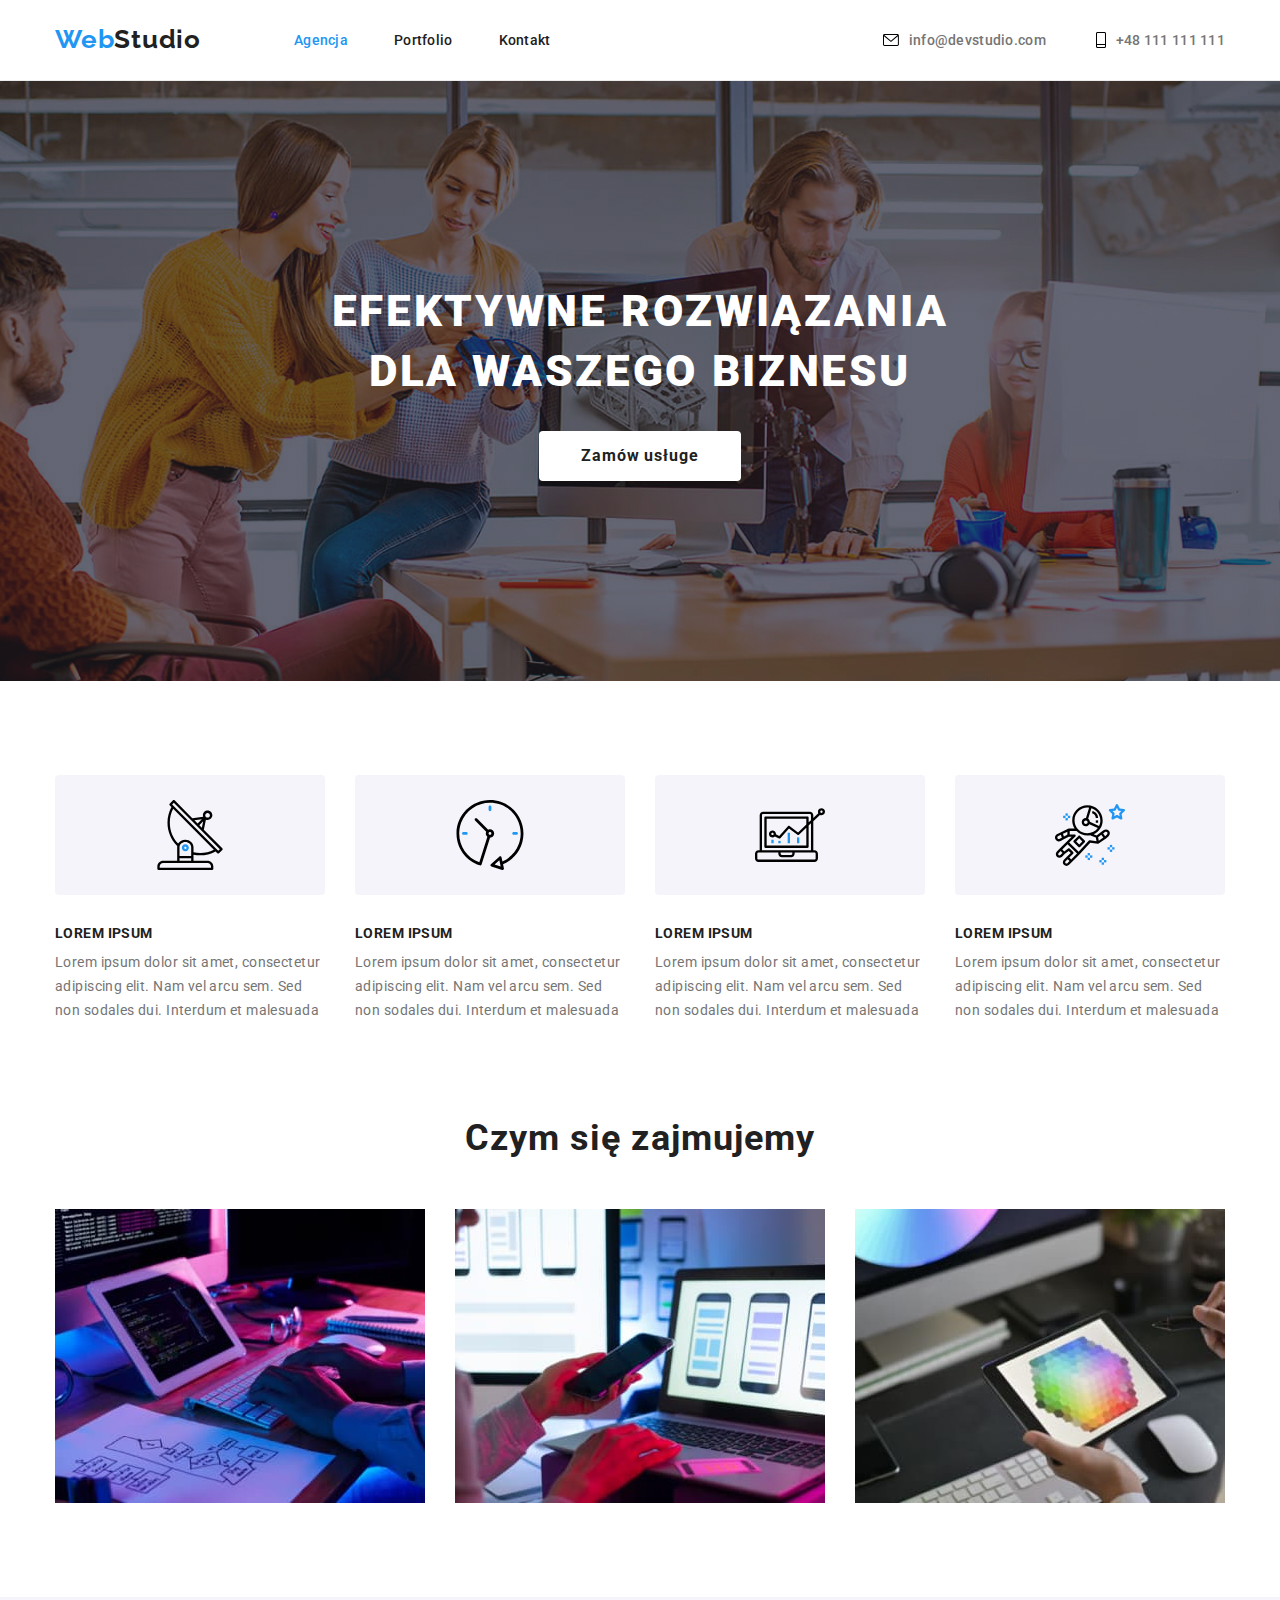
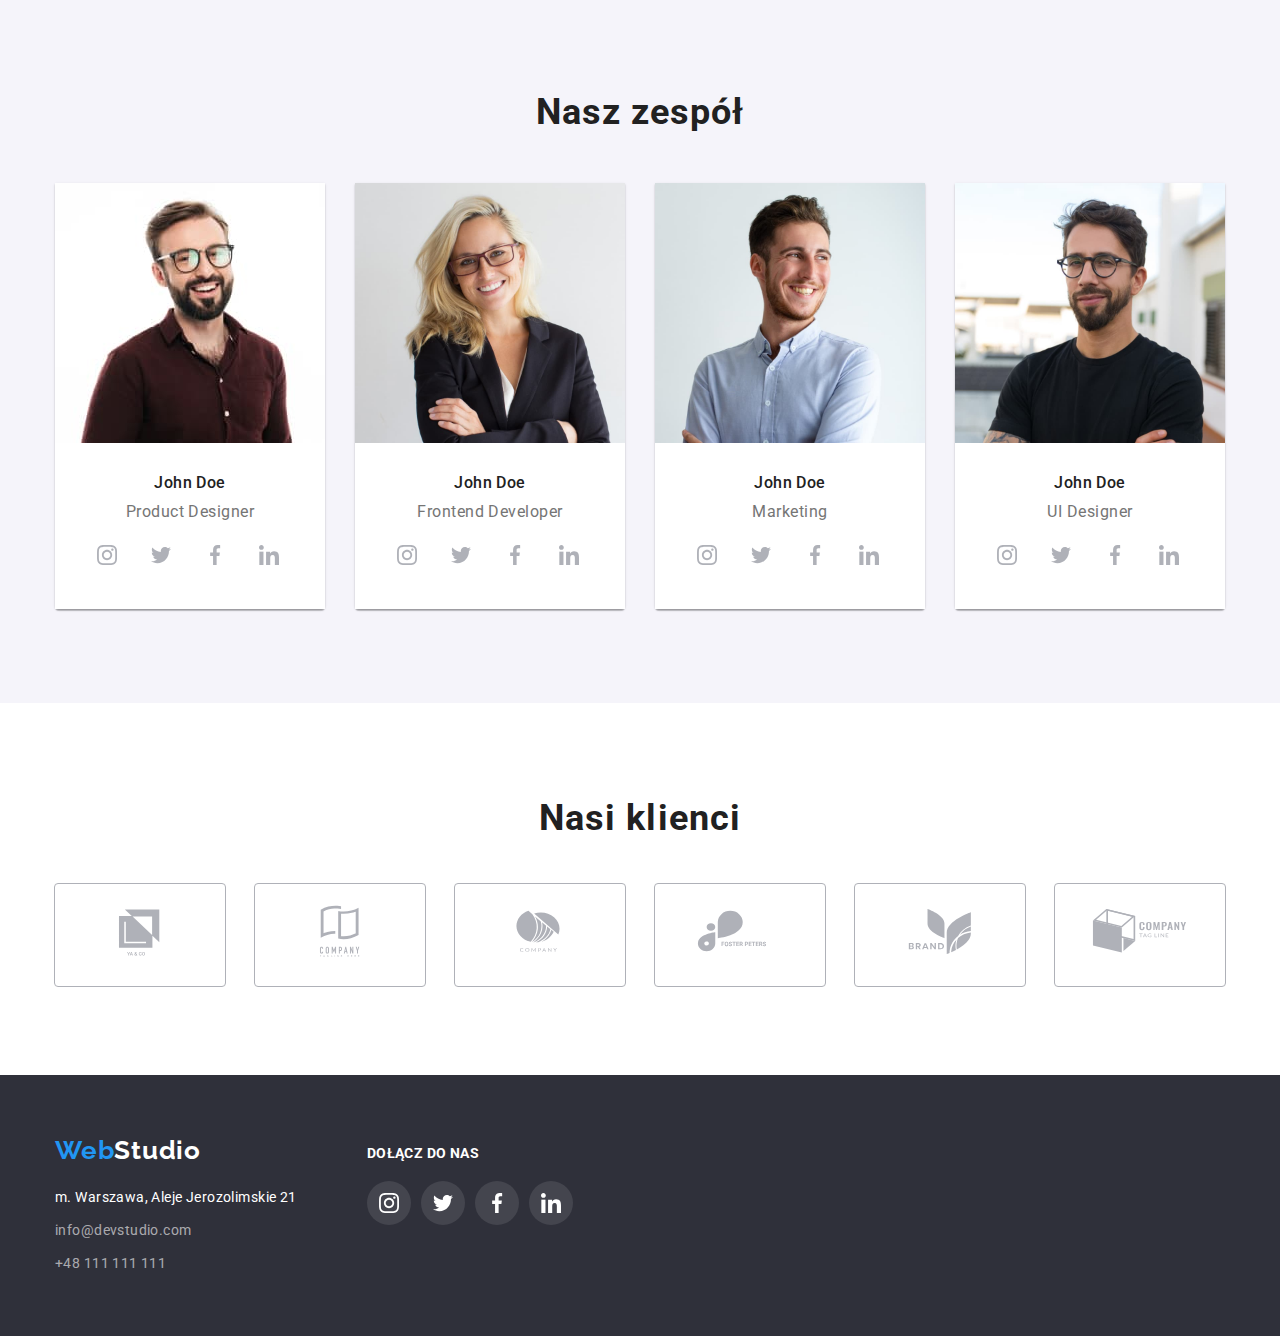
<file: index.html>
<!DOCTYPE html>
<html lang="en">

<head>
    <meta charset="UTF-8">
    <meta http-equiv="X-UA-Compatible" content="IE=edge">
    <meta name="viewport" content="width=device-width, initial-scale=1.0">
    <link rel="stylesheet" href="css/styles.css">
    <link rel="stylesheet" href="modern-normalize-main/modern-normalize.css">
    <link rel="preconnect" href="https://fonts.googleapis.com">
    <link rel="preconnect" href="https://fonts.gstatic.com" crossorigin>
    <link href="https://fonts.googleapis.com/css2?family=Raleway:wght@700&family=Roboto:wght@400;500;700;900&display=swap"
        rel="stylesheet">
    <title>html-css-homework</title>
</head>

<body>
    <header class="header">
        <div class="container">
            <div class="header-whole">
                <nav class="navigation">
                    <a class="navigation-logo" 
                    href="index.html"><span>Web</span>Studio</a>
                    <ul class="navigation-list">
                        <li class="navigation-list-piece">
                            <a class="navigation-list-item underline" 
                            href="index.html">Agencja</a>
                        </li>
                        <li class="navigation-list-piece">
                            <a class="navigation-list-item" 
                            href="portfolio.html">Portfolio</a>
                        </li>
                        <li class="navigation-list-piece">
                            <a class="navigation-list-item" 
                            href="#contact">Kontakt</a>
                        </li>
                    </ul>
                </nav>
                <a class="header-mail" 
                  href="mailto:info@devstudio.com">
                    <svg class="contact-addres-email">
                        <use href="./images/icon/symbol-defs.svg#icon-envelope"></use>
                    </svg>info@devstudio.com
                </a>
                <a class="header-phone" href="tel:+48111111111">
                    <svg class="contact-addres-phone">
                    <use class="addres-phone-icon" href="./images/icon/symbol-defs.svg#icon-smartphone"></use>
                  </svg>+48 111 111 111</a>
            </div>
        </div>
    </header>

    <main>
        <!--Hero-->
        <section class="hero">
            <div class="hero-images">
                <div class="container">
                    <div class="hero-title">
                        <h1 class="hero-title-item">EFEKTYWNE ROZWIĄZANIA <br> DLA WASZEGO BIZNESU</h1>
                          <button class="hero-button" 
                          type="button">Zamów usługe</button>
                    </div>
                </div>
            </div>
            <!--first center-->
        </section>
        <section class="first-center">
            <div class="container">
                <ul class="hero-text ">
                    <li>
                        <div>
                            <div class="center-box">
                                <svg class="center-icon">
                                    <use href="./images/icon/symbol-defs.svg#icon-antenna"></use>
                                  </svg>
                            </div>
                            <div  class="hero-text-inside">
                              <h3 class="hero-text-title">LOREM IPSUM</h3>
                            <p class="hero-text-item">Lorem ipsum dolor sit amet, consectetur adipiscing elit. Nam vel arcu sem. Sed non sodales
                             dui. Interdum et malesuada
                            </p>
                            </div>
                        </div>
                    </li>
                    <li>
                        <div>
                            <div class="center-box">
                                <svg class="center-icon">
                                    <use href="./images/icon/symbol-defs.svg#icon-clock-1"></use>
                                </svg>
                            </div>
                            <div  class="hero-text-inside">
                              <h3 class="hero-text-title">LOREM IPSUM</h3>
                            <p class="hero-text-item">Lorem ipsum dolor sit amet, consectetur adipiscing elit. Nam vel arcu sem. Sed non sodales
                             dui. Interdum et malesuada
                            </p>
                            </div>
                        </div>
                    </li>
                    <li>
                        <div>
                            <div class="center-box">
                                <svg class="center-icon">
                                    <use href="./images/icon/symbol-defs.svg#icon-diagram"></use>
                                </svg>
                            </div>
                            <div  class="hero-text-inside">
                              <h3 class="hero-text-title">LOREM IPSUM</h3>
                            <p class="hero-text-item">Lorem ipsum dolor sit amet, consectetur adipiscing elit. Nam vel arcu sem. Sed non sodales
                             dui. Interdum et malesuada
                            </p>
                            </div>
                        </div>
                    </li>
                     <li>
                         <div>
                             <div class="center-box">
                                <svg class="center-icon">
                                    <use href="./images/icon/symbol-defs.svg#icon-astronaut"></use>
                                </svg>
                             </div>
                             <div  class="hero-text-inside">
                              <h3 class="hero-text-title">LOREM IPSUM</h3>
                            <p class="hero-text-item">Lorem ipsum dolor sit amet, consectetur adipiscing elit. Nam vel arcu sem. Sed non sodales
                             dui. Interdum et malesuada
                            </p>
                            </div>
                         </div>
                    </li>
                </ul>
            </div>
          </section>
        <!--End hero-->
        <!--what we do-->
        <section class="section">
            <div class="container">
                <h2 class="text-picture-title">Czym się zajmujemy</h2>
                <div>
                    <ul class="images">
                        <li>
                            <img src="./images/pictures/main_page/what_we_do/programming_on_the_tablet.jpg" 
                            alt="programowanie na tablecie" 
                            width="370" 
                            height="294">
                        </li>
                        <li>
                            <img src="./images/pictures/main_page/what_we_do/application_development.jpg" 
                            alt="tworzenie aplikacji" 
                            width="370" 
                            height="294">
                        </li>
                        <li>
                            <img src="./images/pictures/main_page/what_we_do/color_palette_on_the_tablet.jpg" 
                            alt="paleta barw na tablecie" 
                            width="370" 
                            height="294">
                        </li>
                    </ul>
                </div>
            </div>
        </section>
        <!--end what we do-->
        <!--end first center-->
        <!--our team-->
        <section class="section-color">
            <div class="container">
                <h2 class="team-title">Nasz zespół</h2>
                <ul class="team-name-list">
                <li class="team-card">
                    <img class="team-picture" src="./images/pictures/main_page/our_team/product_designer.jpg" 
                    alt="Product Designer" 
                    width="270" 
                    height="260">
                    <div class="team-text-card">
                        <h3 class="text-team-name">John Doe</h3>
                    <p class="text-team-name-item">Product Designer</p>
                        <ul class="social-list">
                            <li class="social-list-item">
                            <a class="social-list-link" href="#">
                              <svg class="social-icon">
                              <use href="./images/icon/symbol-defs2.svg#icon-instagram">
                              </use>
                              </svg>
                            </a>
                            </li>
                            <li class="social-list-item">
                            <a class="social-list-link" href="#">
                              <svg class="social-icon">
                              <use href="./images/icon/symbol-defs2.svg#icon-twitter-1">
                              </use>
                              </svg>
                            </a>
                            </li>
                            <li class="social-list-item">
                            <a class="social-list-link" href="#">
                              <svg class="social-icon">
                              <use href="./images/icon/symbol-defs2.svg#icon-facebook-1">
                              </use>
                              </svg>
                            </a>
                            </li>
                            <li class="social-list-item">
                            <a class="social-list-link" href="#">
                              <svg class="social-icon">
                              <use href="./images/icon/symbol-defs2.svg#icon-linkedin-1">
                              </use>
                              </svg>
                          </a>
                    </div> 
                </li>
                <li>
                    <img class="team-picture" src="./images/pictures/main_page/our_team/frontend_developer.jpg" 
                    alt="Frontend Developer" 
                    width="270" 
                    height="260">
                    <div class="team-text-card">
                        <h3 class="text-team-name">John Doe</h3>
                    <p class="text-team-name-item">Frontend Developer</p>
                    <ul class="social-list">
                        <li class="social-list-item">
                          <a class="social-list-link" href="#">
                            <svg class="social-icon">
                              <use href="./images/icon/symbol-defs2.svg#icon-instagram"></use>
                            </svg>
                          </a>
                        </li>
                        <li class="social-list-item">
                          <a class="social-list-link" href="#">
                            <svg class="social-icon">
                              <use href="./images/icon/symbol-defs2.svg#icon-twitter-1"></use>
                            </svg>
                          </a>
                        </li>
                        <li class="social-list-item">
                          <a class="social-list-link" href="#">
                            <svg class="social-icon">
                              <use href="./images/icon/symbol-defs2.svg#icon-facebook-1"></use>
                            </svg>
                          </a>
                        </li>
                        <li class="social-list-item">
                        <a class="social-list-link" href="#">
                            <svg class="social-icon">
                              <use href="./images/icon/symbol-defs2.svg#icon-linkedin-1"></use>
                            </svg>
                        </a>
                    </div>
                    
                </li>
                <li>
                    <img class="team-picture" src="./images/pictures/main_page/our_team/marketing.jpg" 
                    alt="Marketing" 
                    width="270" 
                    height="260">
                    <div class="team-text-card">
                        <h3 class="text-team-name">John Doe</h3>
                    <p class="text-team-name-item">Marketing</p>
                    <ul class="social-list">
                        <li class="social-list-item">
                          <a class="social-list-link" href="#">
                            <svg class="social-icon">
                              <use href="./images/icon/symbol-defs2.svg#icon-instagram"></use>
                            </svg>
                          </a>
                        </li>
                        <li class="social-list-item">
                          <a class="social-list-link" href="#">
                            <svg class="social-icon">
                              <use href="./images/icon/symbol-defs2.svg#icon-twitter-1"></use>
                            </svg>
                          </a>
                        </li>
                        <li class="social-list-item">
                          <a class="social-list-link" href="#">
                            <svg class="social-icon">
                              <use href="./images/icon/symbol-defs2.svg#icon-facebook-1"></use>
                            </svg>
                          </a>
                        </li>
                        <li class="social-list-item">
                          <a class="social-list-link" href="#">
                            <svg class="social-icon">
                              <use href="./images/icon/symbol-defs2.svg#icon-linkedin-1"></use>
                            </svg>
                        </a>
                    </div>
                    
                </li>
                <li>
                    <img class="team-picture" src="./images/pictures/main_page/our_team/ul_designer.jpg" 
                    alt="UI Designer" 
                    width="270" 
                    height="260">
                    <div class="team-text-card">
                        <h3 class="text-team-name">John Doe</h3>
                    <p class="text-team-name-item">UI Designer</p>
                    <ul class="social-list">
                        <li class="social-list-item">
                          <a class="social-list-link" href="#">
                            <svg class="social-icon">
                              <use href="./images/icon/symbol-defs2.svg#icon-instagram">
                              </use>
                              </svg>
                          </a>
                        </li>
                        <li class="social-list-item">
                          <a class="social-list-link" href="#">
                            <svg class="social-icon">
                              <use href="./images/icon/symbol-defs2.svg#icon-twitter-1"></use>
                            </svg>
                          </a>
                        </li>
                        <li class="social-list-item">
                          <a class="social-list-link" href="#">
                            <svg class="social-icon">
                              <use href="./images/icon/symbol-defs2.svg#icon-facebook-1"></use>
                            </svg>
                          </a>
                        </li>
                        <li class="social-list-item">
                          <a class="social-list-link" href="#">
                            <svg class="social-icon">
                              <use href="./images/icon/symbol-defs2.svg#icon-linkedin-1"></use>
                            </svg>
                        </a>
                    </div>
                    
                </li>
            </ul>
            </div>       
        </section>
        <!--end - our team-->
        <!--our clients-->
        <section class="clients section">
            <div class="container">
              <h2 class="clients">Nasi klienci</h2>
              <ul class="clients-list">
                <li class="clients-list-item">
                  <a class="clients-list-item-link" href="#">
                    <svg class="clients-logo">
                      <use href="./images/icon/symbol-defs.svg#icon-Logo_1"></use>
                    </svg>
                  </a>
                </li>
                <li class="clients-list-item">
                  <a class="clients-list-item-link" href="#">
                    <svg class="clients-logo">
                      <use href="./images/icon/symbol-defs.svg#icon-Logo_2"></use>
                    </svg>
                  </a>
                </li>
                <li class="clients-list-item">
                  <a class="clients-list-item-link" href="#">
                    <svg class="clients-logo">
                      <use href="./images/icon/symbol-defs.svg#icon-Logo_3"></use>
                    </svg>
                  </a>
                </li>
                <li class="clients-list-item">
                  <a class="clients-list-item-link" href="#">
                    <svg class="clients-logo">
                      <use href="./images/icon/symbol-defs.svg#icon-Logo_4"></use>
                    </svg>
                  </a>
                </li>
                <li class="clients-list-item">
                  <a class="clients-list-item-link" href="#">
                    <svg class="clients-logo">
                      <use href="./images/icon/symbol-defs.svg#icon-Logo_5"></use>
                    </svg>
                  </a>
                </li>
                <li class="clients-list-item">
                  <a class="clients-list-item-link" href="#">
                    <svg class="clients-logo">
                      <use href="./images/icon/symbol-defs.svg#icon-Logo_6"></use>
                    </svg>
                  </a>
                </li>
              </ul>
            </div>
        </section>
        <!--end - Our clients-->
    </main>
    <footer class="footer-color">
      <section class="container">
        <address  class="footer-adress" id="contact"> 
                <div class="address-data">
                  <ul class="address-data">
                    <li>
                      <a class="footer-logo" href="index.html"><span>Web</span>Studio</a>
                      <ul class="footer-adress-list">
                        <li>
                            <a class="footer-font-map" 
                            href="https://goo.gl/maps/jRFw295LouVdyQgNA" 
                            target="blank">m. Warszawa, Aleje Jerozolimskie 21</a>
                        </li>
                        <li>
                            <a class="footer-font-mail" 
                            href="mailto:info@devstudio.com">info@devstudio.com</a>
                        </li>
                        <li>
                            <a class="footer-font-phone" 
                            href="tel:+48111111111">+48 111 111 111</a>
                        </li>
                      </ul>
                    </li>
                    <li class="footer-right-side">
                      <p class="footer-text-join">DOŁĄCZ DO NAS</p>
                      <ul class="footer-social-list">
                        <li class="footer-social-list-icon">
                          <a class="footer-social-list-item" href="#">
                            <svg class="footer-social-icon">
                              <use href="./images/icon/symbol-defs2.svg#icon-instagram">
                              </use>
                            </svg>
                          </a>
                        </li>
                        <li class="footer-social-list-icon">
                          <a class="footer-social-list-item" href="#">
                            <svg class="footer-social-icon">
                              <use href="./images/icon/symbol-defs2.svg#icon-twitter-1">
                              </use>
                            </svg>
                          </a>
                        </li>
                        <li class="footer-social-list-icon">
                          <a class="footer-social-list-item" href="#">
                            <svg class="footer-social-icon">
                              <use href="./images/icon/symbol-defs2.svg#icon-facebook-1">
                              </use>
                            </svg>
                          </a>
                        </li>
                        <li class="footer-social-list-icon">
                          <a class="footer-social-list-item" href="#">
                            <svg class="footer-social-icon">
                              <use href="./images/icon/symbol-defs2.svg#icon-linkedin-1">
                              </use>
                            </svg>
                          </a>
                        </li>
                      </ul>
                    </li>
                  </ul>
                </div>
        </address>
      </section>
    </footer>
</body>
</html>
</file>
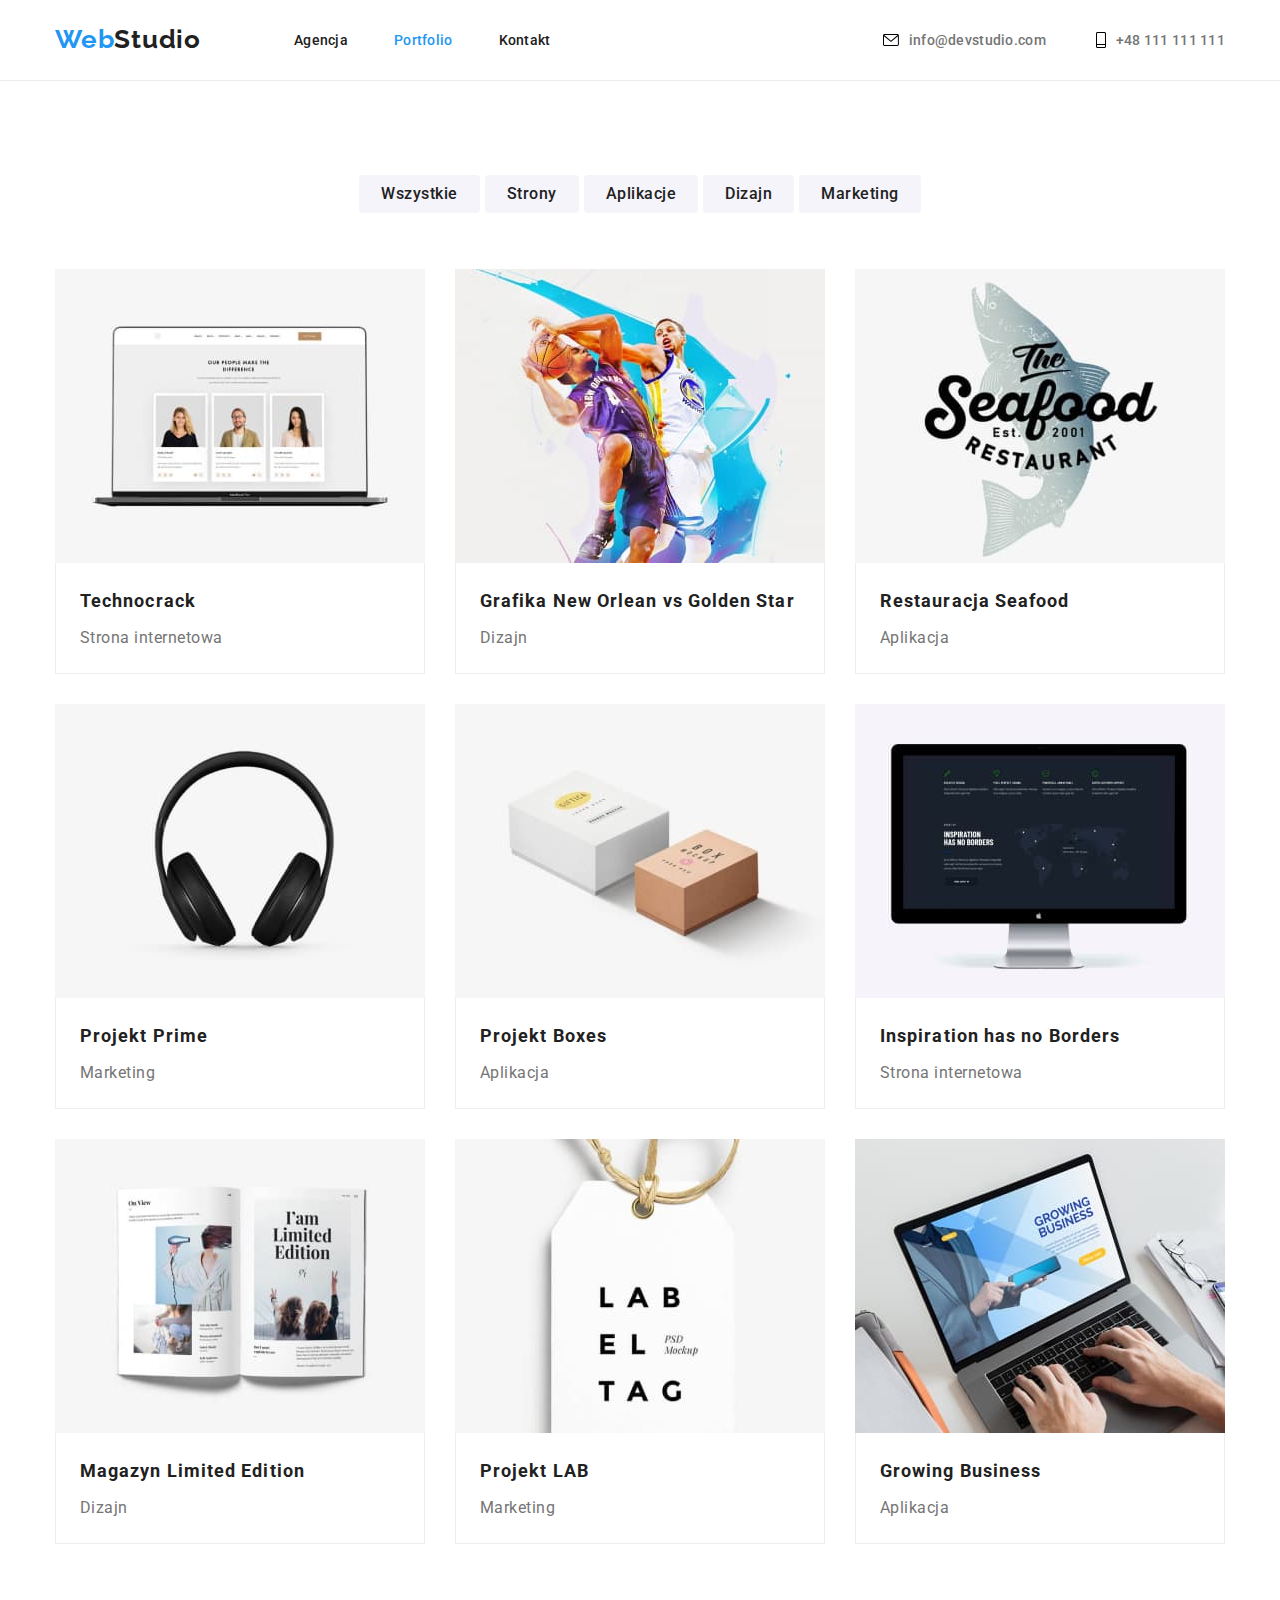
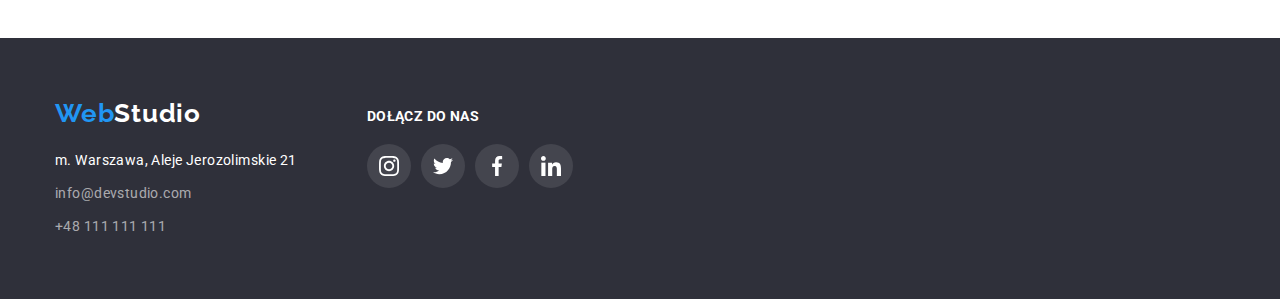
<file: portfolio.html>
<!DOCTYPE html>
<html lang="en">

<head>
    <meta charset="UTF-8">
    <meta http-equiv="X-UA-Compatible" content="IE=edge">
    <meta name="viewport" content="width=device-width, initial-scale=1.0">
    <link rel="stylesheet" href="css/styles.css">
    <link rel="stylesheet" href="modern-normalize-main/modern-normalize.css">
    <link rel="preconnect" href="https://fonts.googleapis.com">
    <link rel="preconnect" href="https://fonts.gstatic.com" crossorigin>
    <link href="https://fonts.googleapis.com/css2?family=Raleway:wght@700&family=Roboto:wght@400;500;700;900&display=swap"
        rel="stylesheet">
    <title>Portfolio</title>
</head>

<body>
    <header class="header">
        <div class="container">
            <div class="header-whole">
                <nav class="navigation">
                    <a class="navigation-logo" 
                    href="index.html"><span>Web</span>Studio</a>
                    <ul class="navigation-list">
                        <li class="navigation-list-piece">
                            <a class="navigation-list-item" 
                            href="index.html">Agencja</a>
                        </li>
                        <li class="navigation-list-piece">
                            <a class="navigation-list-item underline" 
                            href="portfolio.html">Portfolio</a>
                        </li>
                        <li class="navigation-list-piece">
                            <a class="navigation-list-item" 
                            href="#contact">Kontakt</a>
                        </li>
                    </ul>
                </nav>
                <a class="header-mail" 
                  href="mailto:info@devstudio.com">
                    <svg class="contact-addres-email">
                        <use href="./images/icon/symbol-defs.svg#icon-envelope"></use>
                    </svg>info@devstudio.com
                </a>
                <a class="header-phone" href="tel:+48111111111">
                    <svg class="contact-addres-phone">
                    <use href="./images/icon/symbol-defs.svg#icon-smartphone"></use>
                  </svg>+48 111 111 111</a>
            </div>
        </div>
    </header>
    <main>
        <!--page filter-->
        <section class="container">
            <div class="section-button">
                <ul class="list-button">
                    <li>
                        <button class="button-selection" type="button">Wszystkie</button>
                        <button class="button-selection" type="button">Strony</button>
                        <button class="button-selection" type="button">Aplikacje</button>
                        <button class="button-selection" type="button">Dizajn</button>
                        <button class="button-selection" type="button">Marketing</button>
                    </li>
                </ul>
            </div>
        </section>
        <!--End page filter-->
        <!--what we do-->
        <section class="container">
            <div class="pictures-list">
                <ul class="activities">
                    <li class="activities-item">
                        <img class="activities-pictures" src="./images/pictures/portfolio/activities/laptop.jpg" 
                        alt="laptop" 
                        width="370" 
                        height="294">
                        <div class="activities-signature">
                            <h3 class="activities-title">Technocrack</h3>
                            <p class="activities-services">Strona internetowa</p>
                        </div>
                    </li>
                    <li class="activities-item">
                        <img class="activities-pictures" src="./images/pictures/portfolio/activities/clash_of_basketball_players.jpg" 
                        alt="clash of basketball players" 
                        width="370"
                        height="294">
                        <div class="activities-signature">
                            <h3 class="activities-title">Grafika New Orlean vs Golden Star</h3>
                            <p class="activities-services">Dizajn</p>
                        </div>
                    </li>
                    <li class="activities-item">
                        <img class="activities-pictures" src="./images/pictures/portfolio/activities/seafood_restaurant_logo.jpg" 
                        alt="seafood restaurant logo" 
                        width="370"
                        height="294">
                        <div class="activities-signature">
                            <h3 class="activities-title">Restauracja Seafood</h3>
                            <p class="activities-services">Aplikacja</p>
                        </div>
                    </li>
                    <li class="activities-item">
                        <img class="activities-pictures" src="./images/pictures/portfolio/activities/black_headset.jpg" 
                        alt="black headset" 
                        width="370" 
                        height="294">
                        <div class="activities-signature">
                            <h3 class="activities-title">Projekt Prime</h3>
                            <p class="activities-services">Marketing</p>
                        </div>
                    </li>
                    <li class="activities-item">
                        <img class="activities-pictures" src="./images/pictures/portfolio/activities/two_boxes.jpg" 
                        alt="two boxes" 
                        width="370" 
                        height="294">
                        <div class="activities-signature"> 
                            <h3 class="activities-title">Projekt Boxes</h3>
                            <p class="activities-services">Aplikacja</p>
                        </div>
                    </li>
                    <li class="activities-item">
                        <img class="activities-pictures" src="./images/pictures/portfolio/activities/monitor_with_text.jpg" 
                        alt="monitor with text" 
                        width="370" 
                        height="294">
                        <div class="activities-signature"> 
                            <h3 class="activities-title">Inspiration has no Borders</h3>
                            <p class="activities-services">Strona internetowa</p>
                        </div>
                    </li>
                    <li class="activities-item">
                        <img class="activities-pictures" src="./images/pictures/portfolio/activities/magazine.jpg" 
                        alt="advertising magazine" 
                        width="370" 
                        height="294">
                        <div class="activities-signature"> 
                            <h3 class="activities-title">Magazyn Limited Edition</h3>
                            <p class="activities-services">Dizajn</p>
                        </div>
                    </li>
                    <li class="activities-item">
                        <img class="activities-pictures" src="./images/pictures/portfolio/activities/white_label.jpg" 
                        alt="white label" 
                        width="370" 
                        height="294">
                        <div class="activities-signature"> 
                            <h3 class="activities-title">Projekt LAB</h3>
                            <p class="activities-services">Marketing</p>
                        </div>
                    </li>
                    <li class="activities-item">
                        <img class="activities-pictures" src="./images/pictures/portfolio/activities/writing_on_a_laptop.jpg" 
                        alt="writing on a laptop" 
                        width="370" 
                        height="294">
                        <div class="activities-signature"> 
                            <h3 class="activities-title">Growing Business</h3>
                            <p class="activities-services">Aplikacja</p>
                        </div>
                    </li>
                </ul>
            </div>
        </section>
        <!--end - what we do-->
    </main>
    <footer class="footer-color">
        <section class="container">
          <address  class="footer-adress" id="contact"> 
                  <div class="address-data">
                    <ul class="address-data">
                      <li>
                        <a class="footer-logo" href="index.html"><span>Web</span>Studio</a>
                        <ul class="footer-adress-list">
                          <li>
                              <a class="footer-font-map" 
                              href="https://goo.gl/maps/jRFw295LouVdyQgNA" 
                              target="_blank">m. Warszawa, Aleje Jerozolimskie 21</a>
                          </li>
                          <li>
                              <a class="footer-font-mail" 
                              href="mailto:info@devstudio.com">info@devstudio.com</a>
                          </li>
                          <li>
                              <a class="footer-font-phone" 
                              href="tel:+48111111111">+48 111 111 111</a>
                          </li>
                        </ul>
                      </li>
                      <li class="footer-right-side">
                        <p class="footer-text-join">DOŁĄCZ DO NAS</p>
                        <ul class="footer-social-list">
                          <li class="footer-social-list-icon">
                            <a class="footer-social-list-item" href="#">
                              <svg class="footer-social-icon">
                                <use href="./images/icon/symbol-defs2.svg#icon-instagram">
                                </use>
                              </svg>
                            </a>
                          </li>
                          <li class="footer-social-list-icon">
                            <a class="footer-social-list-item" href="#">
                              <svg class="footer-social-icon">
                                <use href="./images/icon/symbol-defs2.svg#icon-twitter-1">
                                </use>
                              </svg>
                            </a>
                          </li>
                          <li class="footer-social-list-icon">
                            <a class="footer-social-list-item" href="#">
                              <svg class="footer-social-icon">
                                <use href="./images/icon/symbol-defs2.svg#icon-facebook-1">
                                </use>
                              </svg>
                            </a>
                          </li>
                          <li class="footer-social-list-icon">
                            <a class="footer-social-list-item" href="#">
                              <svg class="footer-social-icon">
                                <use href="./images/icon/symbol-defs2.svg#icon-linkedin-1">
                                </use>
                              </svg>
                            </a>
                          </li>
                        </ul>
                      </li>
                    </ul>
                  </div>
          </address>
        </section>
      </footer>
</body>
</html>
</file>
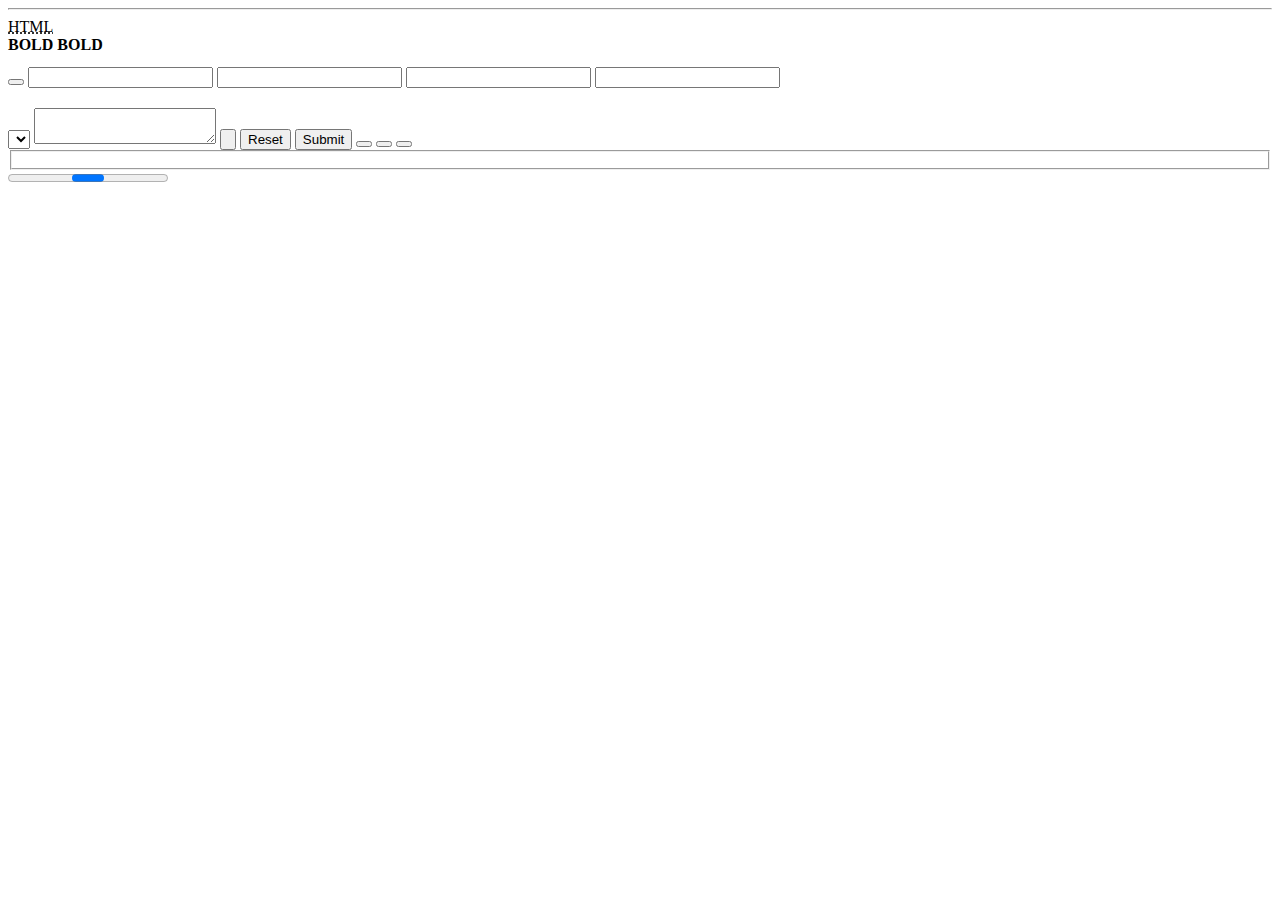
<file: modern-normalize-main/test/page/without-css.html>
<html>
	<body>
		<hr data-test--hr />
		<abbr data-test--abbr title="HyperText Markup Language">HTML</abbr>
		<div style="font-weight: 700">
			<b data-test--bold>BOLD</b>
			<strong data-test--bold>BOLD</strong>
		</div>
		<code data-test--code></code>
		<kbd data-test--code></kbd>
		<samp data-test--code></samp>
		<pre data-test--code></pre>
		<small data-test--small></small>
		<sub data-test--subsup></sub>
		<sup data-test--subsup></sup>
		<div style="font-family: MYCUSTOMFONT">
			<button data-test--forms-1></button>
			<input data-test--forms-1>
			<input data-test--forms-1 type="text">
			<input data-test--forms-1 type="number">
			<input data-test--forms-1 type="search">
			<optgroup data-test--forms-1></optgroup>
			<select data-test--forms-1></select>
			<textarea data-test--forms-1></textarea>
			<input data-test--forms-1 type="button">
			<input data-test--forms-1 type="reset">
			<input data-test--forms-1 type="submit">
			<button data-test--forms-1 type="button"></button>
			<button data-test--forms-1 type="reset"></button>
			<button data-test--forms-1 type="submit"></button>
			<fieldset data-test--forms-2></fieldset>
			<legend data-test--forms-2></legend>
			<progress data-test--forms-2></progress>
		</div>
		<summary data-test--interactive></summary>
	</body>
</html>
</file>
<file: css/styles.css>
:root {
  --main-font: "Roboto", sans-serif;
  --second-font: "Raleway", sans-serif;
  --first-font-weight: 400;
  --second-font-weight: 500;
  --third-font-weight: 700;
  --fourth-font-weight: 900;
  --main-color-text: #212121;
  --secod-color-text: #2196f3;
  --third-color-text: #757575;
  --fourth-color-text: #ffffff;
  --fifth-color-text: rgba(255, 255, 255, 0.6);
}
ul {
list-style-type: none;
}
    
a {
text-decoration: none;
}
span{
color:#2196F3;
}
body:visited{
color: none;
}

body {
  font-family: var(--main-font);
  color: var(--main-color-text);
}
h1,
h2,
h3,
h4,
h5,
h6 {
  margin: 0;
  padding: 0;
}
ul,
ol {
  margin: 0;
  padding: 0;
}
p {
  margin: 0;
  padding: 0;
}

img {
  display: block;
}
.container {
  width: 1200px;
  padding: 0 15px;
  align-items: center;
  margin: 0 auto;
}
.section {
  margin-right: auto;
  margin-left: auto;
  padding: 94px 0 0;
}
/*--header--*/
/*--navigation--*/
.header,
.header-whole,
.hero-text,
.navigation {
  display: flex;
}
.header {
  margin-left: auto;
  margin-right: auto;
  background: var(--fourth-color-text);
  border-bottom: 1px solid #ececec;
}
.navigation-list {
  display: flex;
  align-items: center;
}
.navigation-list-piece:not(:last-child) {
  margin-right: 46px;
}
.header-whole {
  align-items: center;
  margin: 0 auto;
}

.navigation-logo {
  margin-top: 24px;
  margin-bottom: 25px;
  margin-right: 93px;
  font-family: var(--second-font);
  font-weight: var(--third-font-weight);
  font-size: 26px;
  line-height: 1.192;
  letter-spacing: 0.03em;
  color: var(--main-color-text);
}
.navigation-list-item {
  text-align: center;
  font-family: var(--main-font);
  font-weight: var(--second-font-weight);
  font-size: 14px;
  line-height: 1.143;
  letter-spacing: 0.02em;
  color: var(--main-color-text);
}
.navigation-list a:hover,
.navigation-list a:focus{
  color: var(--secod-color-text);
}

.navigation-list-item:hover,
.navigation-logo:hover,
.navigation-list-item:focus,
.navigation-logo:focus,
.navigation-list-item:active,
.navigation-logo:active{
  color: var(--secod-color-text);
}

.underline{
  position: relative;
  color: var(--secod-color-text);
  margin-bottom: 32px;
}

/*--end navigation--*/
.header-mail {
  margin-left: auto;
}
.header-phone {
  margin-left: 50px;
}
.header-phone,
.header-mail {
  display: flex;
  justify-content: center;
  align-items: center;
  font-family: var(--main-font);
  font-weight: var(--second-font-weight);
  font-size: 14px;
  line-height: 1.143;
  letter-spacing: 0.02em;
  color: var(--third-color-text);
}
.header-mail:hover,
.header-mail:focus {
  fill: var(--secod-color-text);
  color: var(--secod-color-text);
}
.header-phone:hover,
.header-phone:focus {
  fill: var(--secod-color-text);
  color: var(--secod-color-text);
}
.contact-addres-phone {

  width: 10px;
  height: 16px;
  margin-right: 10px;
}
.contact-addres-email {
  width: 16px;
  height: 12px;
  margin-right: 10px;
}
/*--end header--*/
/*--hero--*/
.hero {
  background-color: var(--accent-background);
  text-align: center;
  padding-top: 200px;
  padding-bottom: 200px;
  background-image: linear-gradient(
      rgba(47, 48, 58, 0.4),
      rgba(47, 48, 58, 0.4)
    ),
    url("../images/pictures/main_page/hero/main_picture.jpg");
  background-size: auto, cover;
  background-repeat: no-repeat;
  background-position: center;
  max-width: 1600px;
  margin: 0 auto;
}

.hero .hero-title {
  flex-direction: column;
}

.hero-title-item {
  box-sizing: content-box;
  margin-left: auto;
  margin-right: auto;
  font-family: var(--main-font);
  text-align: center;
  letter-spacing: 0.06em;
  text-transform: uppercase;
  font-weight: var(--fourth-font-weight);
  font-size: 44px;
  line-height: 1.364;
  color: var(--fourth-color-text);
  padding-bottom: 30px;
}
.hero-button {
  padding: 10px 42px;
  font-family: var(--main-font);
  font-weight: var(--third-font-weight);
  font-size: 16px;
  line-height: 1.875;
  text-align: center;
  letter-spacing: 0.06em;
  background: var(--fourth-color-text);
  color: var(--main-color-text);
  box-shadow: 0px 4px 4px rgba(0, 0, 0, 0.15);
  border: none;
  border-radius: 4px;
}
.button-item {
  padding-top: 30px;
  text-align: center;
}
.hero-button:hover,
.hero-button:focus {
  cursor: pointer;
  background: var(--secod-color-text);
  color: var(--fourth-color-text);
}
/* <!--first center--> */
.first-center {
  padding-top: 94px;
}
.hero-text-title {
  font-family: var(--main-font);
  font-weight: var(--third-font-weight);
  font-size: 14px;
  line-height: 1.143;
  letter-spacing: 0.03em;
}
.hero-text-item {
  max-width: 270px;
  max-height: 75px;
  margin-top: 10px;
  font-family: var(--main-font);
  font-weight: var(--first-font-weight);
  font-size: 14px;
  line-height: 1.714;
  letter-spacing: 0.03em;
  color: var(--third-color-text);
}
.hero-text li:not(:last-child) {
  margin-right: 30px;
}
.center-box {
  display: flex;
  width: 270px;
  height: 120px;
  align-items: center;
  justify-content: center;
  background-color: #f5f4fa;
  border-radius: 4px;
}
.center-icon {
  display: flex;
  width: 70px;
  height: 70px;
}
.hero-text-inside {
  padding-top: 30px;
}

.center-icon:hover,
.center-icon:focus {
  fill: var(--secod-color-text);
}
/*-- end hero--*/

/*-- what we do--*/
.text-picture-title {
  font-family: var(--main-font);
  font-weight: var(--third-font-weight);
  font-size: 36px;
  line-height: 1.167;
  text-align: center;
  letter-spacing: 0.03em;
}
.images {
  display: flex;
  padding-top: 50px;
  padding-bottom: 94px;
}
.images li:not(:last-child) {
  margin-right: 30px;
}

/*-- end what we do--*/

/* <!--first center--> */

/*-- Our team--*/
.team-title {
  font-family: var(--main-font);
  font-weight: var(--third-font-weight);
  padding-bottom: 50px;
  font-size: 36px;
  line-height: 1.167;
  text-align: center;
  letter-spacing: 0.03em;
}
.text-team-name {
  font-family: var(--main-font);
  font-weight: var(--second-font-weight);
  font-size: 16px;
  line-height: 1.1875;
  text-align: center;
  letter-spacing: 0.03em;
  padding-top: 30px;
  padding-bottom: 10px;
}
.text-team-name-item {
  font-family: var(--main-font);
  font-weight: var(--first-font-weight);
  font-size: 16px;
  line-height: 1.1875;
  text-align: center;
  color: var(--third-color-text);
  letter-spacing: 0.03em;
}
.section-color {
  background: #f5f4fa;
  padding: 94px 0 94px;
}
.team-name-list {
  display: flex;
}
.team-text-card {
  background-color: #ffffff;
}
.social-list {
  display: flex;
  padding: 12px 32px 32px 30px;
}
.social-list-item:not(:last-child) {
  padding-right: 10px;
}

.social-icon {
  display: block;
  width: 20px;
  height: 20px;
}
.social-list-link {
  display: flex;
  width: 44px;
  height: 44px;
  fill: #afb1b8;
  border-radius: 50%;
  align-items: center;
  justify-content: center;
}
.social-list-link:hover,
.social-list-link:focus {
  fill: var(--fourth-color-text);
  background-color: #2196f3;
}
.team-name-list > li {
  box-sizing: border-box;
  align-items: center;
  margin: 0 auto;
  box-shadow: 0px 1px 3px rgba(0, 0, 0, 0.12), 0px 1px 1px rgba(0, 0, 0, 0.14),
    0px 2px 1px rgba(0, 0, 0, 0.2);
  border-radius: 0px 0px 4px 4px;
  background: var(--fourth-color-text);
}
.team-name-list > li:not(:last-child) {
  margin-right: 30px;
}
/*-- end Our team--*/
/*--Our clients--*/
.clients {
  font-family: var(--main-font);
  font-weight: var(--third-font-weight);
  font-size: 36px;
  line-height: 1.167;
  text-align: center;
  letter-spacing: 0.03em;
}
.clients-logo {
  width: 106px;
  height: 60px;
}
.clients-list-item {
  /* border: 1px solid #afb1b8; */
  box-sizing: border-box;
  border-radius: 4px;
  width: 170px;
  height: 92px;
  display: flex;
  align-items: center;
  justify-content: center;
}
.clients-list {
  display: flex;
  padding: 50px 0px 94px 0px;
}
.clients-list > li:not(:last-child) {
  margin-right: 30px;
}
.clients-list-item-link {
  justify-content: center;
  align-items: center;
  border: 1px solid #afb1b8;
  border-radius: 4px;
  fill: #afb1b8;
  padding: 18px 32px 14.25px;
}

.clients-list-item-link:focus,
.clients-list-item-link:hover {
  border: 1px solid var(--secod-color-text);
  fill: var(--secod-color-text);
  color: var(--secod-color-text);
  border-color: var(--secod-color-text);
}
/*--Our clients--*/

/*-- footer--*/
.footer-color {
  background: #2f303a;
}
.address-data {
  display: flex;
}
.footer-logo {
  font-family: var(--second-font);
  font-weight: var(--third-font-weight);
  font-size: 26px;
  font-style: normal;
  line-height: 1.192;
  color: var(--fourth-color-text);
  letter-spacing: 0.03em;
}
.footer-adress-list {
  margin-top: 20px;
}
.footer-adress-list li:not(:first-child) {
  margin-top: 9px;
}
.footer-font-map {
  font-family: var(--main-font);
  font-weight: var(--first-font-weight);
  font-size: 14px;
  font-style: normal;
  line-height: 1.714;
  color: var(--fourth-color-text);
  letter-spacing: 0.03em;
}
.footer-font-mail,
.footer-font-phone {
  font-family: var(--main-font);
  font-weight: var(--first-font-weight);
  font-size: 14px;
  font-style: normal;
  line-height: 1.714;
  color: var(--fifth-color-text);
  letter-spacing: 0.03em;
}
.footer-social-list {
  display: flex;
}
.footer-social-icon {
  display: block;
  width: 20px;
  height: 20px;
}
.footer-social-list-item {
  display: flex;
  width: 44px;
  height: 44px;
  fill: #ffffff;
  background-color: rgba(255, 255, 255, 0.1);
  border-radius: 50%;
  align-items: center;
  justify-content: center;
}
.footer-social-list-icon:not(:last-child) {
  padding-right: 10px;
}
.footer-social-list-item:hover,
.footer-social-list-item:focus {
  cursor: pointer;
  fill: var(--fourth-color-text);
  background-color: #2196f3;
}
.footer-font-map:hover,
.footer-font-mail:hover,
.footer-font-phone:hover,
.footer-logo:hover {
  cursor: pointer;
  color: var(--secod-color-text);
}
.footer-right-side {
  padding-left: 70px;
  padding-top: 10px;
}
.footer-adress {
  padding-top: 60px;
  padding-bottom: 60px;
}
.footer-text-join {
  padding-bottom: 20px;
  font-family: var(--main-font);
  font-style: normal;
  font-weight: var(--third-font-weight);
  font-size: 14px;
  line-height: 1.143;
  color: var(--fourth-color-text);
  letter-spacing: 0.03em;
  text-transform: uppercase;
}

/*-- end footer--*/

/*portfolio*/

/*--page filter--*/

.button-selection {
  font-family: var(--main-font);
  font-weight: var(--second-font-weight);
  font-size: 16px;
  line-height: 1.625;
  text-align: center;
  letter-spacing: 0.03em;
  padding: 6px 22px;
  background: #f5f4fa;
  color: var(--main-color-text);
  border: none;
  border-radius: 4px;
  cursor: pointer;
}
.button-selection:hover,
.button-selection:focus {
  cursor: pointer;
  background: var(--secod-color-text);
  color: var(--fourth-color-text);
  box-shadow: 0px 3px 1px rgba(0, 0, 0, 0.1), 0px 1px 2px rgba(0, 0, 0, 0.08),
    0px 2px 2px rgba(0, 0, 0, 0.12);
  border-radius: 4px;
}
.list-button {
  display: flex;
  margin: 94px auto 56px;
}
.section-button {
  display: flex;
}
.section-button li:not(:last-child) {
  margin-right: 8px;
}

/*--end page filter--*/
/*--what we do--*/
.activities-title {
  font-family: var(--main-font);
  font-weight: var(--third-font-weight);
  font-size: 18px;
  line-height: 2;
  letter-spacing: 0.06em;
  padding-bottom: 4px;
}
.activities-services {
  font-family: var(--main-font);
  font-weight: var(--first-font-weight);
  font-size: 16px;
  line-height: 1.875;
  color: var(--third-color-text);
  letter-spacing: 0.03em;
}
.activities {
  display: flex;
  flex-wrap: wrap;
  column-gap: 30px;
  row-gap: 30px;
  padding-bottom: 94px;
}
.activities-item:hover {
  box-shadow: 0px 1px 1px rgba(0, 0, 0, 0.12), 0px 4px 4px rgba(0, 0, 0, 0.06),
    1px 4px 6px rgba(0, 0, 0, 0.16);
}
.pictures-list {
  display: flex;
}
.activities-signature {
  border: 1px solid #EEEEEE;
  border-top: 0;
  background: #ffffff;
  padding: 20px 24px;
}
</file>
